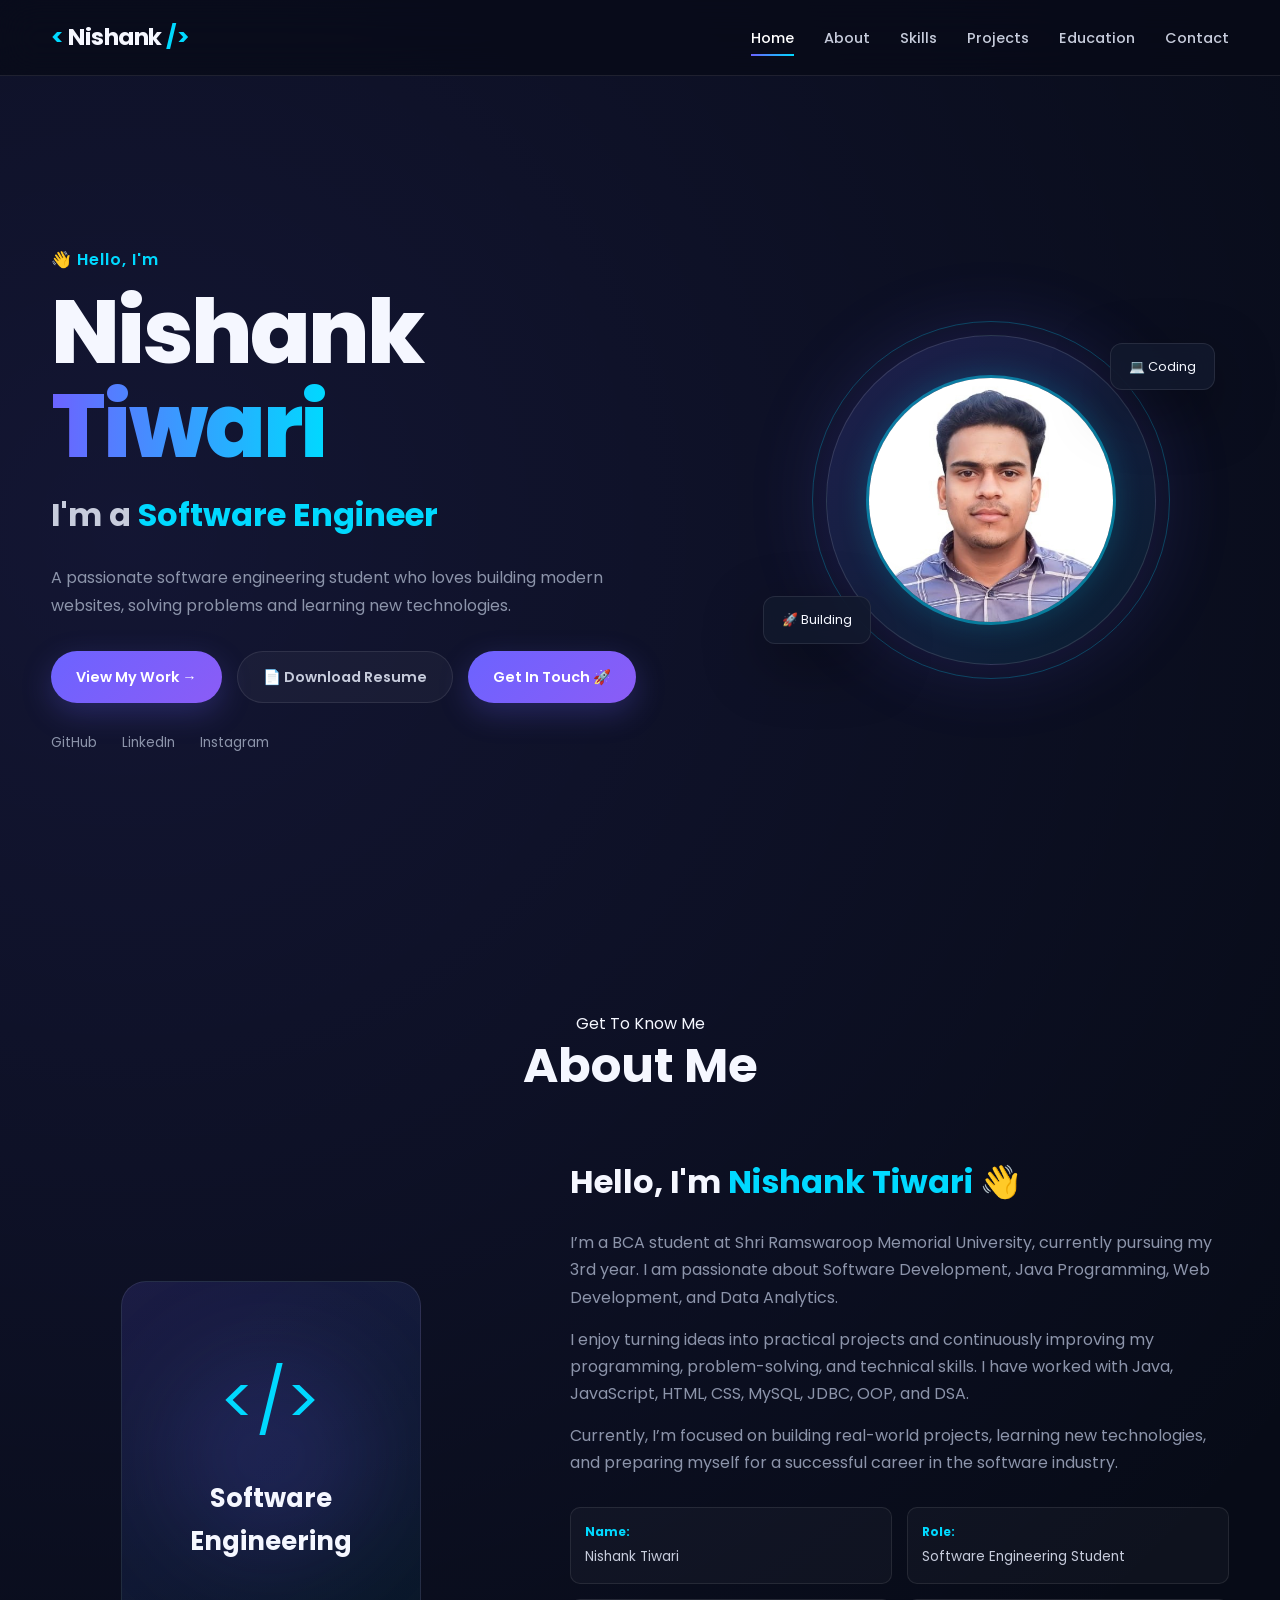
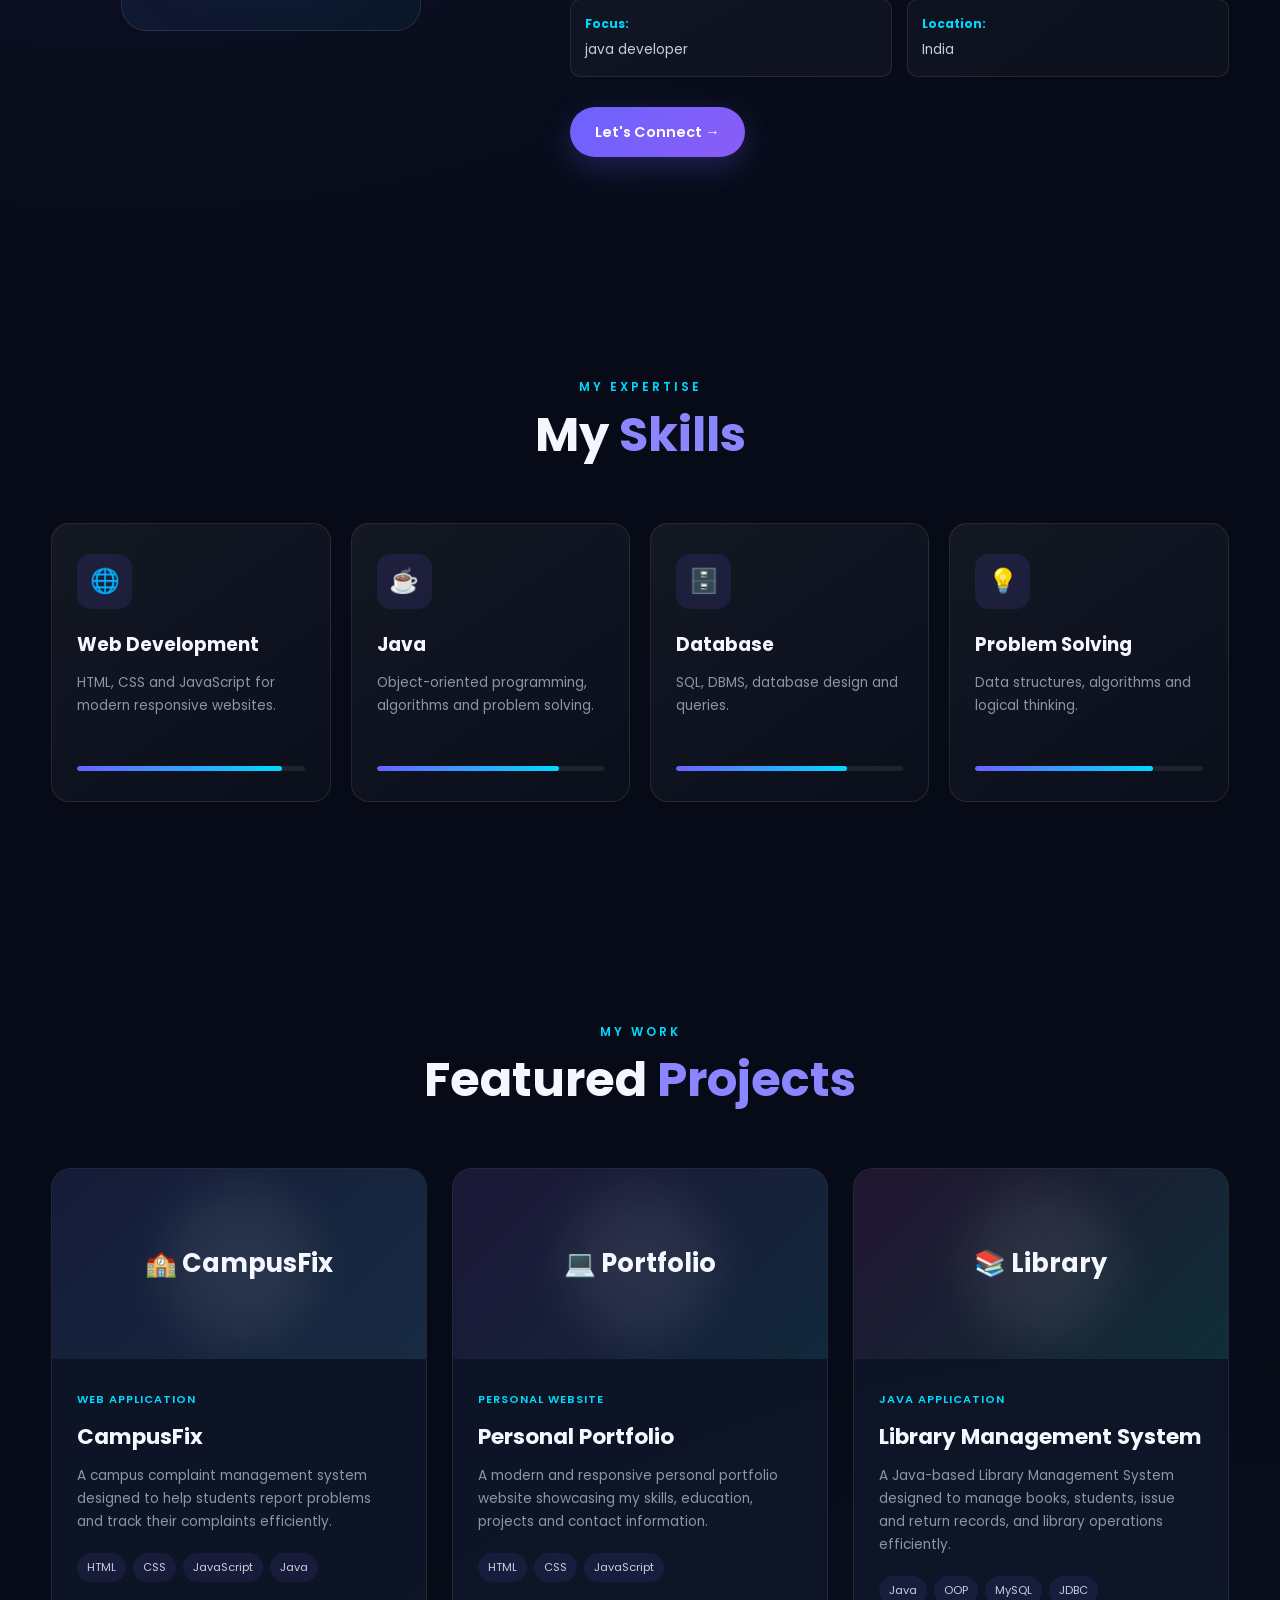
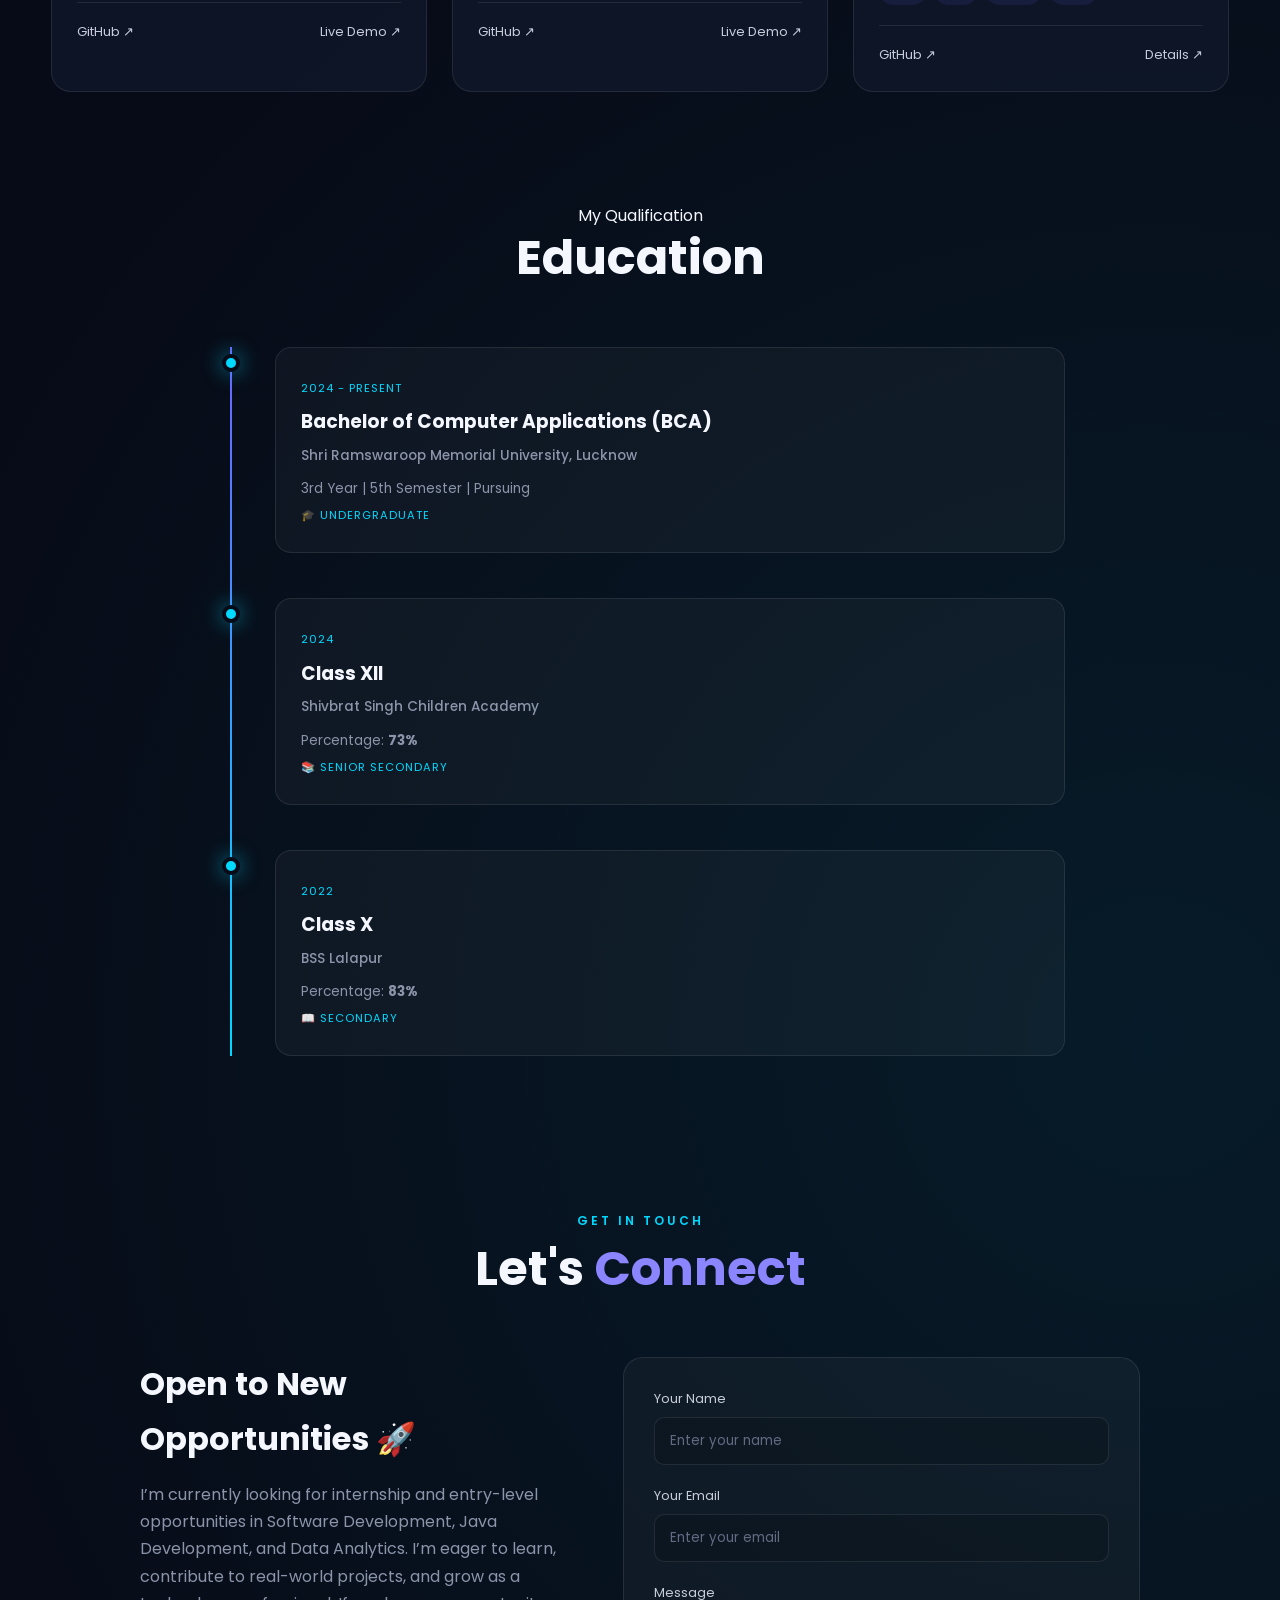
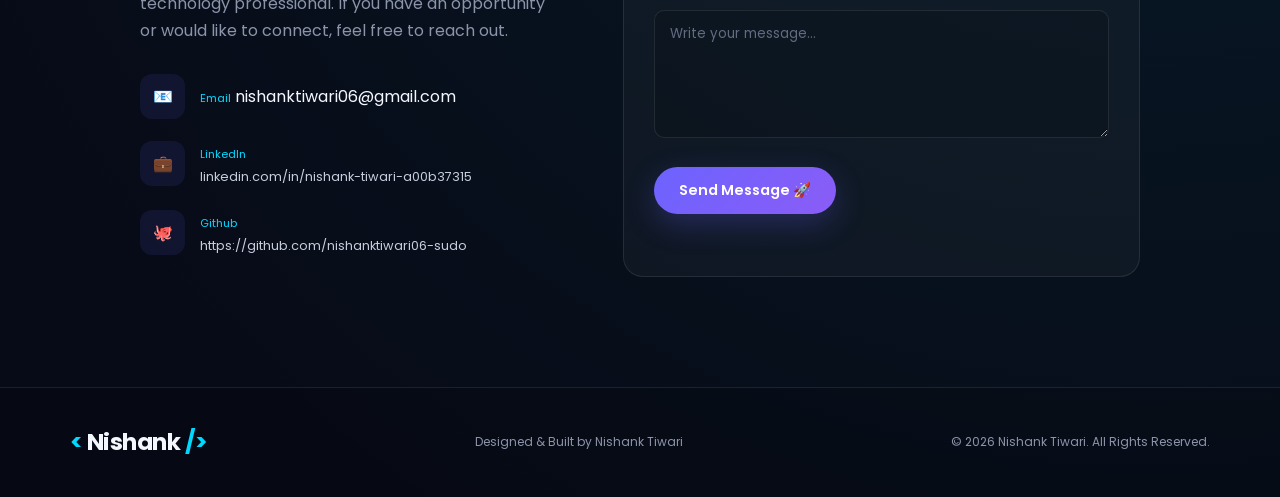
<file: index.html>
<!DOCTYPE html>
<html lang="en">
<head>
    <meta charset="UTF-8">
    <meta name="viewport" content="width=device-width, initial-scale=1.0">

    <title>Nishank Tiwari | Software Engineer & Java Developer</title>
    <meta
    name="description"
    content="Nishank Tiwari - BCA student, Java programmer and aspiring software developer. Explore my projects, skills, education and portfolio."
>

<meta
    name="keywords"
    content="Nishank Tiwari, portfolio, Java developer, software developer, web developer, BCA student, Java DSA, CampusFix"
>

<meta name="author" content="Nishank Tiwari">

<meta
    name="robots"
    content="index, follow"
>

<meta
    name="googlebot"
    content="index, follow"
>

<meta
    name="viewport"
    content="width=device-width, initial-scale=1.0"
>

<link
    rel="canonical"
    href="https://YOUR_USERNAME.github.io/portfolio/"
>

    <!-- Google Font -->
    <link rel="preconnect" href="https://fonts.googleapis.com">
    <link rel="preconnect" href="https://fonts.gstatic.com" crossorigin>
    <link
        href="https://fonts.googleapis.com/css2?family=Poppins:wght@300;400;500;600;700;800&display=swap"
        rel="stylesheet"
    >

    <!-- CSS -->
    <link rel="stylesheet" href="index.css">
</head>

<body>

    <!-- ================= NAVBAR ================= -->

    <header class="header">

        <nav class="navbar">

            <a href="#home" class="logo">
                <span>&lt;</span> Nishank <span>/&gt;</span>
            </a>

            <ul class="nav-links" id="navLinks">

                <li>
                    <a href="#home" class="active">Home</a>
                </li>

                <li>
                    <a href="#about">About</a>
                </li>

                <li>
                    <a href="#skills">Skills</a>
                </li>

                <li>
                    <a href="#projects">Projects</a>
                </li>

                <li>
                    <a href="#education">Education</a>
                </li>

                <li>
                    <a href="#contact">Contact</a>
                </li>

            </ul>

            <button class="menu-btn" id="menuBtn">
                ☰
            </button>

        </nav>

    </header>


    <!-- ================= HOME ================= -->

    <section class="hero" id="home">

        <div class="hero-content">

            <p class="small-text">
                👋 Hello, I'm
            </p>

            <h1>
                Nishank <span>Tiwari</span>
            </h1>

            <h2>
                I'm a
                <span id="typing"></span>
            </h2>

            <p class="hero-description">
                A passionate software engineering student who loves
                building modern websites, solving problems and learning
                new technologies.
            </p>

            <div class="hero-buttons">

                <a href="#projects" class="btn primary-btn">
                    View My Work →
                </a>
                <a href="Nishank_Tiwari_Resume.pdf"
                   class="btn secondary-btn"
                download >📄 Download Resume
                </a>

                <a href="#contact" class="btn primary-btn">
                    Get In Touch 🚀
                </a>

            </div>

            <div class="social-links">

                <a
                    href="https://github.com/nishanktiwari06-sudo/portfolio"
                    target="_blank"
                    rel="noopener noreferrer"
                >
                    GitHub
                </a>
            
                <a
                    href="https://www.linkedin.com/in/linkedin.com/in/nishank-tiwari-a00b37315"
                    target="_blank"
                    rel="noopener noreferrer"
                >
                    LinkedIn
                </a>

                <a
                href="https://www.instagram.com/nishanktiwari_06"
                target="_blank"
                rel="noopener noreferrer"
                 >Instagram
                </a>

            </div>

        </div>


        <div class="hero-image">

            <div class="profile-circle">

                <div class="profile-placeholder">
                    <img src="myphoto.jpeg" alt="Nishank Tiwari">
                </div>

            </div>

            <div class="floating-card card-one">
                💻 Coding
            </div>

            <div class="floating-card card-two">
                🚀 Building
            </div>

        </div>

    </section>


    <!-- ================= ABOUT ================= -->

    <section class="section about" id="about">

        <div class="section-title">

            <span>Get To Know Me</span>
        <h2>About Me</h2>

        </div>

        <div class="about-container">

            <div class="about-image">

                <div class="about-box">

                    <span class="code-icon">&lt;/&gt;</span>

                    <h3>
                        Software
                        <br>
                        Engineering
                    </h3>

                </div>

            </div>


            <div class="about-content">

                <h3>
                    Hello, I'm <span>Nishank Tiwari</span> 👋
                </h3>

                <p>
                    I’m a BCA student at Shri Ramswaroop Memorial University,
                currently pursuing my 3rd year. I am passionate about
                Software Development, Java Programming, Web Development,
                and Data Analytics.
                </p>

                <p>
                    I enjoy turning ideas into practical projects and continuously
                improving my programming, problem-solving, and technical skills.
                I have worked with Java, JavaScript, HTML, CSS, MySQL, JDBC,
                OOP, and DSA.
                </p>
                <p>
                    Currently, I’m focused on building real-world projects,
                    learning new technologies, and preparing myself for a
                    successful career in the software industry.
                </p>
    

                <div class="about-info">

                    <div>
                        <strong>Name:</strong>
                        <span>Nishank Tiwari</span>
                    </div>

                    <div>
                        <strong>Role:</strong>
                        <span>Software Engineering Student</span>
                    </div>
                    <div>
                        <strong>Focus:</strong>
                        <span>java developer</span>
                    </div>

                    <div>
                        <strong>Location:</strong>
                        <span>India</span>
                    </div>

                </div>

                <a href="#contact" class="btn primary-btn">
                    Let's Connect →
                </a>

            </div>

        </div>

    </section>


    <!-- ================= SKILLS ================= -->

    <section class="section skills" id="skills">

        <div class="section-title">

            <p>MY EXPERTISE</p>

            <h2>
                My <span>Skills</span>
            </h2>

        </div>


        <div class="skills-grid">

            <div class="skill-card">

                <div class="skill-icon">
                    🌐
                </div>

                <h3>Web Development</h3>

                <p>
                    HTML, CSS and JavaScript
                    for modern responsive websites.
                </p>

                <div class="skill-bar">
                    <span style="width: 90%;"></span>
                </div>

            </div>


            <div class="skill-card">

                <div class="skill-icon">
                    ☕
                </div>

                <h3>Java</h3>

                <p>
                    Object-oriented programming,
                    algorithms and problem solving.
                </p>

                <div class="skill-bar">
                    <span style="width: 80%;"></span>
                </div>

            </div>


            <div class="skill-card">

                <div class="skill-icon">
                    🗄️
                </div>

                <h3>Database</h3>

                <p>
                    SQL, DBMS, database design
                    and queries.
                </p>

                <div class="skill-bar">
                    <span style="width: 75%;"></span>
                </div>

            </div>


            <div class="skill-card">

                <div class="skill-icon">
                    💡
                </div>

                <h3>Problem Solving</h3>

                <p>
                    Data structures, algorithms
                    and logical thinking.
                </p>

                <div class="skill-bar">
                    <span style="width: 78%;"></span>
                </div>

            </div>

        </div>

    </section>


    <!-- ================= PROJECTS ================= -->

    <section class="section" id="projects">

        <div class="section-title">
            <p>MY WORK</p>
            <h2>Featured <span>Projects</span></h2>
        </div>
    
    
        <div class="project-grid">
    
    
            <!-- PROJECT 1 -->
    
            <div class="project-card">
    
                <div class="project-image project-one">
    
                    <span>🏫 CampusFix</span>
    
                </div>
    
    
                <div class="project-content">
    
                    <span class="project-tag">
                        Web Application
                    </span>
    
                    <h3>CampusFix</h3>
    
                    <p>
                        A campus complaint management system
                        designed to help students report problems
                        and track their complaints efficiently.
                    </p>
    
    
                    <div class="tech-stack">
    
                        <span>HTML</span>
                        <span>CSS</span>
                        <span>JavaScript</span>
                        <span>Java</span>
    
                    </div>
    
    
                    <div class="project-links">
    
                        <a
                            href="#"
                            target="_blank"
                        >
                            GitHub ↗
                        </a>
    
                        <a
                            href="#"
                            target="_blank"
                        >
                            Live Demo ↗
                        </a>
    
                    </div>
    
                </div>
    
            </div>
    
    
    
            <!-- PROJECT 2 -->
    
            <div class="project-card">
    
                <div class="project-image project-two">
    
                    <span>💻 Portfolio</span>
    
                </div>
    
    
                <div class="project-content">
    
                    <span class="project-tag">
                        Personal Website
                    </span>
    
                    <h3>Personal Portfolio</h3>
    
                    <p>
                        A modern and responsive personal portfolio
                        website showcasing my skills, education,
                        projects and contact information.
                    </p>
    
    
                    <div class="tech-stack">
    
                        <span>HTML</span>
                        <span>CSS</span>
                        <span>JavaScript</span>
    
                    </div>
    
    
                    <div class="project-links">
    
                        <a
                            href="#"
                            target="_blank"
                        >
                            GitHub ↗
                        </a>
    
                        <a
                            href="#"
                            target="_blank"
                        >
                            Live Demo ↗
                        </a>
    
                    </div>
    
                </div>
    
            </div>
    
             <!-- PROJECT 3 -->

<div class="project-card">

    <div class="project-image project-three">

        <span>📚 Library</span>

    </div>


    <div class="project-content">

        <span class="project-tag">
            Java Application
        </span>

        <h3>Library Management System</h3>

        <p>
            A Java-based Library Management System designed
            to manage books, students, issue and return records,
            and library operations efficiently.
        </p>


        <div class="tech-stack">

            <span>Java</span>
            <span>OOP</span>
            <span>MySQL</span>
            <span>JDBC</span>

        </div>


        <div class="project-links">

            <a
                href="#"
                target="_blank"
                rel="noopener noreferrer"
            >
                GitHub ↗
            </a>

            <a
                href="#"
                target="_blank"
                rel="noopener noreferrer"
            >
                Details ↗
            </a>

        </div>

    </div>

</div>
    
</div>
    
    </section>

    <!-- ================= EDUCATION SECTION ================= -->
<section id="education" class="education-section">

    <div class="section-title">
        <span>My Qualification</span>
        <h2>Education</h2>
    </div>

    <div class="timeline">

        <!-- BCA -->
        <div class="timeline-item">
            <div class="timeline-dot"></div>

            <div class="timeline-content">
                <span class="timeline-date">2024 - Present</span>

                <h3>Bachelor of Computer Applications (BCA)</h3>

                <h4>Shri Ramswaroop Memorial University, Lucknow</h4>

                <p>
                    3rd Year | 5th Semester | Pursuing
                </p>

                <span class="education-badge">
                    🎓 Undergraduate
                </span>
            </div>
        </div>


        <!-- Class XII -->
        <div class="timeline-item">
            <div class="timeline-dot"></div>

            <div class="timeline-content">
                <span class="timeline-date">2024</span>

                <h3>Class XII</h3>

                <h4>Shivbrat Singh Children Academy</h4>

                <p>
                    Percentage: <strong>73%</strong>
                </p>

                <span class="education-badge">
                    📚 Senior Secondary
                </span>
            </div>
        </div>


        <!-- Class X -->
        <div class="timeline-item">
            <div class="timeline-dot"></div>

            <div class="timeline-content">
                <span class="timeline-date">2022</span>

                <h3>Class X</h3>

                <h4>BSS Lalapur</h4>

                <p>
                    Percentage: <strong>83%</strong>
                </p>

                <span class="education-badge">
                    📖 Secondary
                </span>
            </div>
        </div>

    </div>

</section>

    <!-- ================= CONTACT ================= -->

    <section class="section contact" id="contact">

        <div class="section-title">

            <p>GET IN TOUCH</p>

            <h2>
                Let's <span>Connect</span>
            </h2>

        </div>


        <div class="contact-container">

            <div class="contact-info">

                <h3>
                    Open to New Opportunities 🚀
                </h3>
                
                <p>
                    I’m currently looking for internship and entry-level opportunities
                    in Software Development, Java Development, and Data Analytics.
                    I’m eager to learn, contribute to real-world projects, and grow
                    as a technology professional. If you have an opportunity or would
                    like to connect, feel free to reach out.
                </p>
                

                <div class="contact-item">

                    <span>📧</span>

                    <div>
                        <small>Email</small>
                        <a
                    href="mailto:nishanktiwari06@gmail.com"
                    >nishanktiwari06@gmail.com
                    </a>
                    </div>

                </div>


                <div class="contact-item">

                    <span>💼</span>

                    <div>
                        <small>LinkedIn</small>
                        <p>
                            linkedin.com/in/nishank-tiwari-a00b37315
                        </p>
                    </div>

                </div>


                <div class="contact-item">

                    <span>🐙</span>

                    <div>
                        <small>Github</small>
                        <p>
                            https://github.com/nishanktiwari06-sudo
                    </div>

                </div>

            </div>


            <form
    class="contact-form"
    id="contactForm"
    action="https://formspree.io/f/xrpgkvva"
    method="POST"
>

    <div class="input-group">

        <label for="name">
            Your Name
        </label>

        <input
            type="text"
            id="name"
            name="name"
            placeholder="Enter your name"
            required
        >

    </div>


    <div class="input-group">

        <label for="email">
            Your Email
        </label>

        <input
            type="email"
            id="email"
            name="email"
            placeholder="Enter your email"
            required
        >

    </div>


    <div class="input-group">

        <label for="message">
            Message
        </label>

        <textarea
            id="message"
            name="message"
            rows="5"
            placeholder="Write your message..."
            required
        ></textarea>

    </div>


    <button
        type="submit"
        class="btn primary-btn"
    >
        Send Message 🚀
    </button>

    <p id="formMessage"></p>

</form>

        </div>

    </section>


    <!-- ================= FOOTER ================= -->

    <footer class="footer">

        <div class="footer-content">

            <a href="#home" class="logo">
                <span>&lt;</span>
                Nishank
                <span>/&gt;</span>
            </a>

            <p>
                Designed & Built by Nishank Tiwari
            </p>

            <p>
                © 2026 Nishank Tiwari. All Rights Reserved.
            </p>

        </div>

    </footer>


    <!-- ================= BACK TO TOP ================= -->

    <button
        id="topBtn"
        class="top-btn"
        aria-label="Back to top"
    >
        ↑
    </button>


    <!-- ================= JAVASCRIPT ================= -->

    <script src="index.js"></script>

</body>
</html>
</file>
<file: index.css>
/* =========================================================
   NISHANK TIWARI - PORTFOLIO CSS
   Premium Dark / Modern / Responsive Design
   ========================================================= */


/* ================= ROOT ================= */

:root {
    --bg: #070b17;
    --bg-light: #0d1324;
    --card: rgba(18, 25, 45, 0.72);
    --card-solid: #11182b;

    --primary: #6c63ff;
    --primary-light: #8b85ff;
    --secondary: #00d9ff;

    --text: #f5f7ff;
    --text-light: #c7ccdc;
    --text-muted: #8c94aa;

    --border: rgba(255, 255, 255, 0.09);

    --shadow:
        0 20px 60px rgba(0, 0, 0, 0.35);

    --transition: 0.35s ease;

    --max-width: 1200px;
}


/* ================= RESET ================= */

* {
    margin: 0;
    padding: 0;
    box-sizing: border-box;
    scroll-behavior: smooth;
}

html {
    scroll-behavior: smooth;
}

body {
    font-family: "Poppins", sans-serif;
    background:
        radial-gradient(
            circle at 10% 10%,
            rgba(108, 99, 255, 0.12),
            transparent 30%
        ),
        radial-gradient(
            circle at 90% 80%,
            rgba(0, 217, 255, 0.08),
            transparent 30%
        ),
        var(--bg);

    color: var(--text);
    line-height: 1.7;
    overflow-x: hidden;
}

a {
    text-decoration: none;
    color: inherit;
}

button,
input,
textarea {
    font-family: inherit;
}

ul {
    list-style: none;
}

section {
    scroll-margin-top: 90px;
}


/* ================= SCROLLBAR ================= */

::-webkit-scrollbar {
    width: 8px;
}

::-webkit-scrollbar-track {
    background: var(--bg);
}

::-webkit-scrollbar-thumb {
    background: linear-gradient(
        var(--primary),
        var(--secondary)
    );
    border-radius: 20px;
}


/* ================= SELECTION ================= */

::selection {
    background: var(--primary);
    color: white;
}


/* ================= NAVBAR ================= */

.header {
    position: fixed;
    top: 0;
    left: 0;
    width: 100%;
    z-index: 1000;

    background: rgba(7, 11, 23, 0.72);
    backdrop-filter: blur(18px);
    -webkit-backdrop-filter: blur(18px);

    border-bottom: 1px solid var(--border);
}

.navbar {
    width: min(92%, var(--max-width));
    height: 75px;
    margin: auto;

    display: flex;
    align-items: center;
    justify-content: space-between;
}


/* Logo */

.logo {
    font-size: 1.45rem;
    font-weight: 700;
    letter-spacing: -0.5px;
}

.logo span {
    color: var(--secondary);
}

.logo:hover {
    text-shadow:
        0 0 20px rgba(0, 217, 255, 0.5);
}


/* Navigation */

.nav-links {
    display: flex;
    align-items: center;
    gap: 30px;
}

.nav-links a {
    position: relative;

    color: var(--text-light);
    font-size: 0.9rem;
    font-weight: 500;

    transition: var(--transition);
}

.nav-links a::after {
    content: "";

    position: absolute;
    left: 0;
    bottom: -8px;

    width: 0;
    height: 2px;

    background: linear-gradient(
        90deg,
        var(--primary),
        var(--secondary)
    );

    transition: var(--transition);
}

.nav-links a:hover,
.nav-links a.active {
    color: white;
}

.nav-links a:hover::after,
.nav-links a.active::after {
    width: 100%;
}


/* Mobile menu button */

.menu-btn {
    display: none;

    border: none;
    background: transparent;

    color: white;
    font-size: 1.6rem;

    cursor: pointer;
}


/* ================= HERO ================= */

.hero {
    width: min(92%, var(--max-width));
    min-height: 100vh;
    margin: auto;

    display: grid;
    grid-template-columns: 1.15fr 0.85fr;

    align-items: center;
    gap: 60px;

    padding-top: 100px;
}


/* Hero content */

.small-text {
    color: var(--secondary);
    font-weight: 600;
    margin-bottom: 12px;
    letter-spacing: 1px;
}

.hero h1 {
    font-size: clamp(3rem, 7vw, 5.7rem);
    line-height: 1.05;

    font-weight: 800;
    letter-spacing: -3px;

    margin-bottom: 15px;
}

.hero h1 span {
    background:
        linear-gradient(
            90deg,
            var(--primary),
            var(--secondary)
        );

    -webkit-background-clip: text;
    background-clip: text;
    color: transparent;
}

.hero h2 {
    font-size: clamp(1.3rem, 3vw, 2rem);
    color: var(--text-light);
    margin-bottom: 22px;
}

.hero h2 span {
    color: var(--secondary);
}

.hero-description {
    max-width: 620px;

    color: var(--text-muted);
    font-size: 1rem;

    margin-bottom: 32px;
}


/* Hero buttons */

.hero-buttons {
    display: flex;
    gap: 15px;
    flex-wrap: wrap;
}

.btn {
    display: inline-flex;
    align-items: center;
    justify-content: center;

    padding: 13px 25px;

    border-radius: 50px;

    font-size: 0.9rem;
    font-weight: 600;

    transition: var(--transition);

    cursor: pointer;
}

.primary-btn {
    color: white;

    background:
        linear-gradient(
            135deg,
            var(--primary),
            #8b5cf6
        );

    box-shadow:
        0 10px 30px rgba(108, 99, 255, 0.25);
}

.primary-btn:hover {
    transform: translateY(-4px);

    box-shadow:
        0 15px 40px rgba(108, 99, 255, 0.45);
}

.secondary-btn {
    border: 1px solid var(--border);
    background: rgba(255, 255, 255, 0.04);
    color: var(--text-light);
}

.secondary-btn:hover {
    border-color: var(--secondary);
    color: white;

    transform: translateY(-4px);
}


/* Social links */

.social-links {
    display: flex;
    gap: 25px;
    margin-top: 28px;
}

.social-links a {
    color: var(--text-muted);
    font-size: 0.85rem;

    transition: var(--transition);
}

.social-links a:hover {
    color: var(--secondary);
    transform: translateY(-2px);
}


/* ================= HERO IMAGE ================= */

.hero-image {
    position: relative;

    display: flex;
    justify-content: center;
    align-items: center;

    min-height: 450px;
}

.profile-circle {
    width: 330px;
    height: 330px;

    border-radius: 50%;

    display: flex;
    align-items: center;
    justify-content: center;

    position: relative;

    background:
        linear-gradient(
            145deg,
            rgba(108, 99, 255, 0.18),
            rgba(0, 217, 255, 0.08)
        );

    border: 1px solid rgba(255, 255, 255, 0.12);

    box-shadow:
        0 0 80px rgba(108, 99, 255, 0.18);

    animation: float 5s ease-in-out infinite;
}

.profile-circle::before {
    content: "";

    position: absolute;

    inset: -15px;

    border-radius: 50%;

    border: 1px solid rgba(0, 217, 255, 0.25);

    animation: rotate 10s linear infinite;
}

.profile-placeholder {
    width: 250px;
    height: 250px;

    border-radius: 50%;
    overflow: hidden;

    display: flex;
    align-items: center;
    justify-content: center;

    border: 3px solid rgba(0, 217, 255, 0.5);

    box-shadow:
        0 0 30px rgba(0, 217, 255, 0.2),
        inset 0 0 30px rgba(0, 217, 255, 0.1);
}

.profile-placeholder img {
    width: 100%;
    height: 100%;

    object-fit: cover;
    display: block;
}
.profile-placeholder img {
    width: 100%;
    height: 100%;
    object-fit: cover;
    object-position: center top;
}


/* Floating cards */

.floating-card {
    position: absolute;

    padding: 12px 18px;

    border-radius: 12px;

    background:
        rgba(18, 25, 45, 0.85);

    border: 1px solid var(--border);

    backdrop-filter: blur(12px);

    font-size: 0.8rem;

    box-shadow: var(--shadow);

    animation: floatingCard 4s ease-in-out infinite;
}

.card-one {
    top: 15%;
    right: 3%;
}

.card-two {
    bottom: 18%;
    left: 2%;

    animation-delay: 1.5s;
}


/* ================= SECTION ================= */

.section {
    width: min(92%, var(--max-width));
    margin: auto;

    padding: 110px 0;
}

.section-title {
    text-align: center;
    margin-bottom: 60px;
}

.section-title p {
    color: var(--secondary);

    font-size: 0.75rem;
    font-weight: 600;

    letter-spacing: 3px;
    margin-bottom: 8px;
}

.section-title h2 {
    font-size: clamp(2rem, 5vw, 3rem);
    line-height: 1.2;
}

.section-title h2 span {
    color: var(--primary-light);
}


/* ================= ABOUT ================= */

.about-container {
    display: grid;
    grid-template-columns: 0.8fr 1.2fr;

    align-items: center;

    gap: 80px;
}

.about-image {
    display: flex;
    justify-content: center;
}

.about-box {
    width: 300px;
    height: 350px;

    display: flex;
    flex-direction: column;

    align-items: center;
    justify-content: center;

    text-align: center;

    border-radius: 25px;

    background:
        linear-gradient(
            145deg,
            rgba(108, 99, 255, 0.15),
            rgba(0, 217, 255, 0.05)
        );

    border: 1px solid var(--border);

    position: relative;

    overflow: hidden;
}

.about-box::before {
    content: "";

    position: absolute;

    width: 200px;
    height: 200px;

    border-radius: 50%;

    background: rgba(108, 99, 255, 0.15);

    filter: blur(50px);
}

.code-icon {
    position: relative;

    font-size: 4rem;

    color: var(--secondary);

    margin-bottom: 20px;
}

.about-box h3 {
    position: relative;

    font-size: 1.6rem;
}


/* About content */

.about-content h3 {
    font-size: 2rem;
    margin-bottom: 20px;
}

.about-content h3 span {
    color: var(--secondary);
}

.about-content > p {
    color: var(--text-muted);
    margin-bottom: 15px;
}

.about-info {
    display: grid;
    grid-template-columns: 1fr 1fr;

    gap: 15px;

    margin: 30px 0;
}

.about-info div {
    padding: 14px;

    border-radius: 10px;

    background: rgba(255, 255, 255, 0.03);

    border: 1px solid var(--border);
}

.about-info strong {
    display: block;

    font-size: 0.75rem;

    color: var(--secondary);
}

.about-info span {
    color: var(--text-light);
    font-size: 0.85rem;
}


/* ================= SKILLS ================= */

.skills-grid {
    display: grid;

    grid-template-columns:
        repeat(4, 1fr);

    gap: 20px;
}

.skill-card {
    padding: 30px 25px;

    border-radius: 18px;

    background:
        linear-gradient(
            145deg,
            rgba(255,255,255,0.055),
            rgba(255,255,255,0.02)
        );

    border: 1px solid var(--border);

    transition: var(--transition);
}

.skill-card:hover {
    transform: translateY(-8px);

    border-color:
        rgba(108, 99, 255, 0.5);

    box-shadow:
        0 20px 50px rgba(0, 0, 0, 0.25);
}

.skill-icon {
    width: 55px;
    height: 55px;

    display: flex;
    align-items: center;
    justify-content: center;

    border-radius: 14px;

    background:
        rgba(108, 99, 255, 0.12);

    font-size: 1.5rem;

    margin-bottom: 20px;
}

.skill-card h3 {
    margin-bottom: 10px;
}

.skill-card p {
    color: var(--text-muted);

    font-size: 0.85rem;

    min-height: 75px;
}

.skill-bar {
    width: 100%;
    height: 5px;

    background: rgba(255, 255, 255, 0.08);

    border-radius: 20px;

    margin-top: 20px;

    overflow: hidden;
}

.skill-bar span {
    display: block;

    height: 100%;

    border-radius: inherit;

    background:
        linear-gradient(
            90deg,
            var(--primary),
            var(--secondary)
        );
}


/* ================= PROJECTS ================= */

.project-grid {
    display: grid;

    grid-template-columns:
        repeat(3, 1fr);

    gap: 25px;
}

.project-card {
    overflow: hidden;

    border-radius: 20px;

    background:
        rgba(17, 24, 43, 0.75);

    border: 1px solid var(--border);

    transition: var(--transition);
}

.project-card:hover {
    transform: translateY(-10px);

    border-color:
        rgba(0, 217, 255, 0.35);

    box-shadow:
        0 25px 60px rgba(0, 0, 0, 0.3);
}


/* Project image */

.project-image {
    height: 190px;

    display: flex;
    align-items: center;
    justify-content: center;

    position: relative;

    overflow: hidden;

    font-size: 1.6rem;
    font-weight: 700;
}

.project-image::before {
    content: "";

    position: absolute;

    width: 150px;
    height: 150px;

    border-radius: 50%;

    background: rgba(255,255,255,0.08);

    filter: blur(25px);
}

.project-image span {
    position: relative;
}

.project-one {
    background:
        linear-gradient(
            135deg,
            #151b38,
            #182b42
        );
}

.project-two {
    background:
        linear-gradient(
            135deg,
            #1c1737,
            #12283b
        );
}

.project-three {
    background:
        linear-gradient(
            135deg,
            #21152f,
            #102d38
        );
}


/* Project content */

.project-content {
    padding: 25px;
}

.project-tag {
    color: var(--secondary);

    font-size: 0.7rem;

    font-weight: 600;

    text-transform: uppercase;

    letter-spacing: 1px;
}

.project-content h3 {
    margin: 8px 0;

    font-size: 1.35rem;
}

.project-content p {
    color: var(--text-muted);

    font-size: 0.85rem;

    margin-bottom: 20px;
}


/* Tech stack */

.tech-stack {
    display: flex;
    gap: 7px;

    flex-wrap: wrap;

    margin-bottom: 20px;
}

.tech-stack span {
    padding: 5px 10px;

    border-radius: 20px;

    background:
        rgba(108, 99, 255, 0.1);

    color: var(--text-light);

    font-size: 0.7rem;
}


/* Project links */

.project-links {
    display: flex;
    justify-content: space-between;

    border-top: 1px solid var(--border);

    padding-top: 18px;
}

.project-links a {
    font-size: 0.8rem;

    color: var(--text-light);

    transition: var(--transition);
}

.project-links a:hover {
    color: var(--secondary);
}


/* ================= EDUCATION ================= */

.timeline {
    position: relative;

    max-width: 850px;

    margin: auto;
}

.timeline::before {
    content: "";

    position: absolute;

    left: 15px;
    top: 0;
    bottom: 0;

    width: 2px;

    background:
        linear-gradient(
            var(--primary),
            var(--secondary)
        );
}

.timeline-item {
    position: relative;

    padding-left: 60px;

    margin-bottom: 45px;
}

.timeline-dot {
    position: absolute;

    left: 7px;
    top: 7px;

    width: 18px;
    height: 18px;

    border-radius: 50%;

    background: var(--secondary);

    box-shadow:
        0 0 20px rgba(0, 217, 255, 0.6);

    border: 4px solid var(--bg);
}

.timeline-content {
    padding: 25px;

    border-radius: 16px;

    background:
        rgba(255, 255, 255, 0.035);

    border: 1px solid var(--border);

    transition: var(--transition);
}

.timeline-content:hover {
    transform: translateX(8px);

    border-color:
        rgba(108, 99, 255, 0.4);
}

.timeline-content > span {
    color: var(--secondary);

    font-size: 0.7rem;

    text-transform: uppercase;

    letter-spacing: 1px;
}

.timeline-content h3 {
    margin: 6px 0;
}

.timeline-content h4 {
    color: var(--text-muted);

    font-size: 0.85rem;

    font-weight: 500;

    margin-bottom: 10px;
}

.timeline-content p {
    color: var(--text-muted);

    font-size: 0.85rem;
}


/* ================= CONTACT ================= */

.contact-container {
    display: grid;

    grid-template-columns: 0.9fr 1.1fr;

    gap: 60px;

    max-width: 1000px;

    margin: auto;
}

.contact-info h3 {
    font-size: 2rem;

    margin-bottom: 15px;
}

.contact-info > p {
    color: var(--text-muted);

    margin-bottom: 30px;
}

.contact-item {
    display: flex;

    align-items: center;

    gap: 15px;

    margin-bottom: 20px;
}

.contact-item > span {
    width: 45px;
    height: 45px;

    display: flex;
    align-items: center;
    justify-content: center;

    border-radius: 12px;

    background:
        rgba(108, 99, 255, 0.1);
}

.contact-item small {
    color: var(--secondary);

    font-size: 0.7rem;
}

.contact-item p {
    color: var(--text-light);

    font-size: 0.8rem;
}


/* Contact form */

.contact-form {
    padding: 30px;

    border-radius: 20px;

    background:
        rgba(255, 255, 255, 0.035);

    border: 1px solid var(--border);
}

.input-group {
    margin-bottom: 20px;
}

.input-group label {
    display: block;

    color: var(--text-light);

    font-size: 0.8rem;

    margin-bottom: 7px;
}

.input-group input,
.input-group textarea {
    width: 100%;

    padding: 13px 15px;

    outline: none;

    border: 1px solid var(--border);

    border-radius: 10px;

    background:
        rgba(0, 0, 0, 0.15);

    color: white;

    resize: vertical;

    transition: var(--transition);
}

.input-group input:focus,
.input-group textarea:focus {
    border-color: var(--primary);

    box-shadow:
        0 0 0 3px rgba(108, 99, 255, 0.1);
}

.input-group input::placeholder,
.input-group textarea::placeholder {
    color: #626b82;
}

.contact-form .btn {
    border: none;
}

#formMessage {
    margin-top: 15px;

    color: var(--secondary);

    font-size: 0.8rem;
}


/* ================= FOOTER ================= */

.footer {
    border-top: 1px solid var(--border);

    padding: 35px 20px;

    background:
        rgba(0, 0, 0, 0.15);
}

.footer-content {
    width: min(92%, var(--max-width));

    margin: auto;

    display: flex;

    align-items: center;

    justify-content: space-between;

    gap: 20px;
}

.footer-content p {
    color: var(--text-muted);

    font-size: 0.75rem;

    text-align: center;
}


/* ================= BACK TO TOP ================= */

.top-btn {
    position: fixed;

    right: 25px;
    bottom: 25px;

    width: 45px;
    height: 45px;

    display: flex;
    align-items: center;
    justify-content: center;

    border: 1px solid var(--border);

    border-radius: 50%;

    background:
        rgba(18, 25, 45, 0.9);

    color: white;

    font-size: 1.2rem;

    cursor: pointer;

    opacity: 0;
    visibility: hidden;

    transform: translateY(20px);

    transition: var(--transition);

    z-index: 500;
}

.top-btn.show {
    opacity: 1;
    visibility: visible;

    transform: translateY(0);
}

.top-btn:hover {
    background: var(--primary);

    transform: translateY(-5px);
}


/* ================= ANIMATIONS ================= */

@keyframes float {

    0%,
    100% {
        transform: translateY(0);
    }

    50% {
        transform: translateY(-15px);
    }
}

@keyframes floatingCard {

    0%,
    100% {
        transform: translateY(0);
    }

    50% {
        transform: translateY(-10px);
    }
}

@keyframes rotate {

    from {
        transform: rotate(0deg);
    }

    to {
        transform: rotate(360deg);
    }
}


/* ================= RESPONSIVE ================= */


/* ---------- Tablet ---------- */

@media (max-width: 1000px) {

    .hero {
        grid-template-columns: 1fr;

        text-align: center;

        padding-top: 130px;
    }

    .hero-description {
        margin-left: auto;
        margin-right: auto;
    }

    .hero-buttons,
    .social-links {
        justify-content: center;
    }

    .hero-image {
        min-height: 400px;
    }

    .about-container {
        grid-template-columns: 1fr;

        text-align: center;

        gap: 50px;
    }

    .about-info {
        text-align: left;
    }

    .skills-grid {
        grid-template-columns:
            repeat(2, 1fr);
    }

    .project-grid {
        grid-template-columns:
            repeat(2, 1fr);
    }

    .contact-container {
        grid-template-columns: 1fr;
    }

}


/* ---------- Mobile ---------- */

@media (max-width: 700px) {

    .navbar {
        height: 68px;
    }

    .menu-btn {
        display: block;
    }

    .nav-links {
        position: absolute;

        top: 68px;
        left: 4%;

        width: 92%;

        padding: 20px;

        flex-direction: column;

        align-items: flex-start;

        gap: 20px;

        background:
            rgba(12, 17, 32, 0.97);

        border:
            1px solid var(--border);

        border-radius: 15px;

        backdrop-filter: blur(20px);

        opacity: 0;
        visibility: hidden;

        transform: translateY(-10px);

        transition: var(--transition);
    }

    .nav-links.show {
        opacity: 1;
        visibility: visible;

        transform: translateY(0);
    }


    .hero {
        min-height: auto;

        padding-top: 130px;
        padding-bottom: 70px;
    }

    .hero h1 {
        font-size: 3rem;

        letter-spacing: -1.5px;
    }

    .hero h2 {
        font-size: 1.25rem;
    }

    .hero-description {
        font-size: 0.9rem;
    }


    .profile-circle {
        width: 260px;
        height: 260px;
    }

    .profile-placeholder {
        width: 195px;
        height: 195px;

        font-size: 3rem;
    }

    .hero-image {
        min-height: 330px;
    }

    .floating-card {
        font-size: 0.7rem;
    }

    .card-one {
        right: 0;
    }

    .card-two {
        left: 0;
    }


    .section {
        padding: 80px 0;
    }

    .section-title {
        margin-bottom: 40px;
    }


    .about-box {
        width: 250px;
        height: 300px;
    }

    .about-content {
        text-align: left;
    }

    .about-content h3 {
        font-size: 1.6rem;
    }

    .about-info {
        grid-template-columns: 1fr;
    }


    .skills-grid {
        grid-template-columns: 1fr;
    }

    .project-grid {
        grid-template-columns: 1fr;
    }


    .timeline-item {
        padding-left: 45px;
    }


    .contact-form {
        padding: 22px;
    }


    .footer-content {
        flex-direction: column;

        text-align: center;
    }

}


/* ---------- Small Mobile ---------- */

@media (max-width: 400px) {

    .hero h1 {
        font-size: 2.5rem;
    }

    .hero-buttons {
        flex-direction: column;
    }

    .btn {
        width: 100%;
    }

    .profile-circle {
        width: 220px;
        height: 220px;
    }

    .profile-placeholder {
        width: 165px;
        height: 165px;
    }

    .floating-card {
        display: none;
    }

}


/* ================= REDUCED MOTION ================= */

@media (prefers-reduced-motion: reduce) {

    *,
    *::before,
    *::after {
        animation-duration: 0.01ms !important;
        animation-iteration-count: 1 !important;
        scroll-behavior: auto !important;
        transition-duration: 0.01ms !important;
    }

}
</file>
